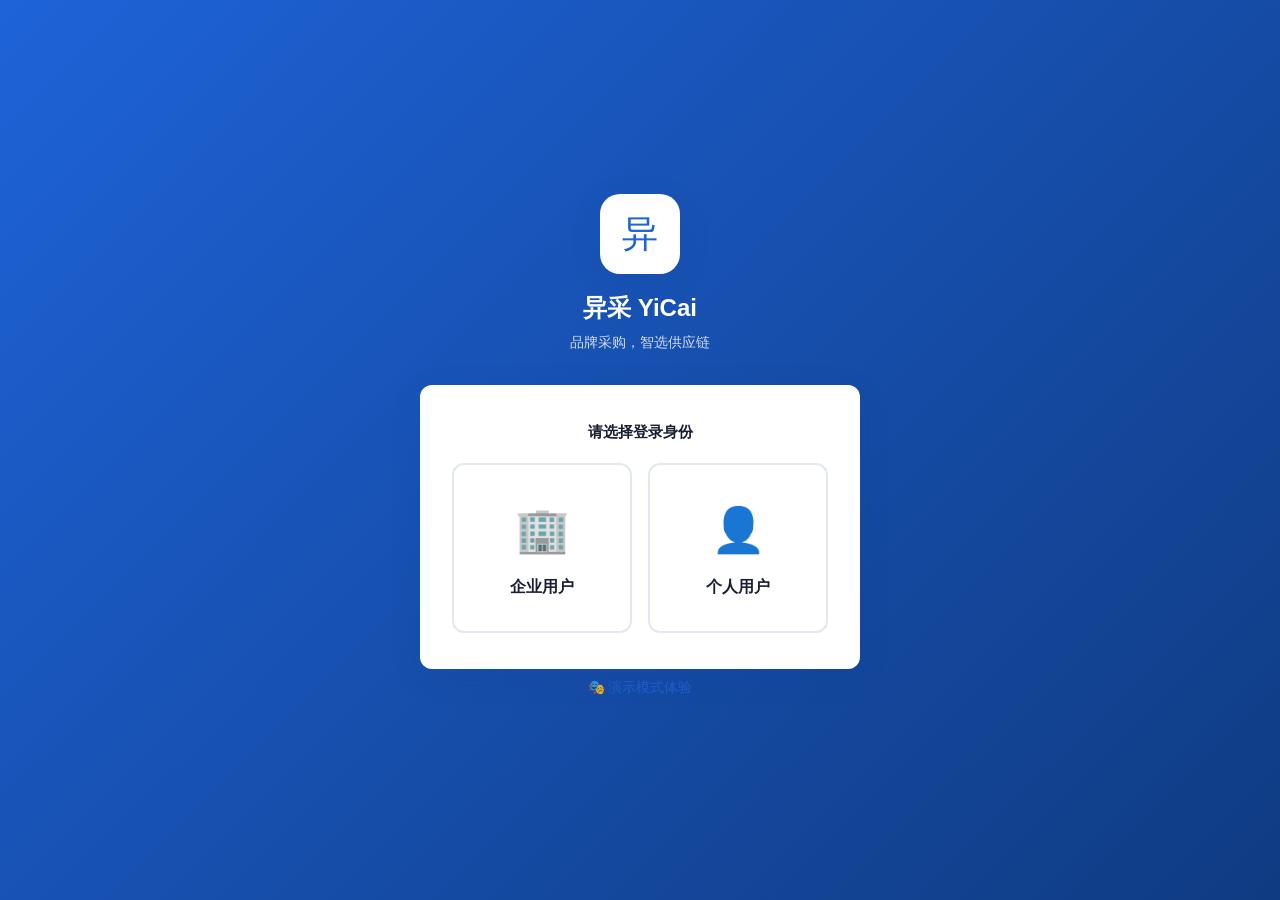
<file: index.html>
<!DOCTYPE html>
<html lang="zh-CN">
<head>
  <meta charset="UTF-8">
  <meta name="viewport" content="width=device-width, initial-scale=1.0, maximum-scale=1.0, user-scalable=no">
  <title>异采 · 品牌方端</title>
  <link rel="stylesheet" href="css/style.css?v=6">
</head>
<body>

<!-- ===== Toast ===== -->
<div id="toast" class="toast"></div>

<!-- ===== 登录页 ===== -->
<div id="login-page" class="login-page">
  <div class="login-logo">异</div>
  <div class="login-title">异采 YiCai</div>
  <div class="login-subtitle">品牌采购，智选供应链</div>

  <!-- Step 1: 身份选择 -->
  <div id="login-step-choice" class="login-card">
    <div style="font-size:15px;font-weight:600;color:var(--dark);margin-bottom:20px;text-align:center;">请选择登录身份</div>
    <div class="login-type-grid">
      <div class="login-type-card" onclick="selectLoginType('company')">
        <div class="login-type-icon">🏢</div>
        <div class="login-type-name">企业用户</div>
      </div>
      <div class="login-type-card" onclick="selectLoginType('individual')">
        <div class="login-type-icon">👤</div>
        <div class="login-type-name">个人用户</div>
      </div>
    </div>
  </div>

  <!-- Step 2: 企业登录/注册 -->
  <div id="login-step-company" class="login-card" style="display:none;">
    <div class="login-back" onclick="backToChoice()">← 返回选择</div>

    <form id="login-form">
      <h3>企业登录</h3>
      <div class="form-group">
        <label>邮箱</label>
        <input type="email" id="login-email" name="email" class="form-input" placeholder="请输入注册邮箱" required>
      </div>
      <div class="form-group">
        <label>密码</label>
        <input type="password" id="login-password" name="password" class="form-input" placeholder="请输入密码" required>
      </div>
      <button type="submit" class="btn btn-primary">登录</button>
      <div class="login-switch">
        还没有企业账号？<a onclick="toggleAuthForm('register-company');">企业注册</a>
      </div>
    </form>

    <form id="register-company-form" style="display:none;">
      <h3>企业注册</h3>
      <div class="form-group">
        <label>公司名称 *</label>
        <input type="text" name="company_name" class="form-input" placeholder="请输入公司全称" required>
      </div>
      <div class="form-group">
        <label>管理员邮箱 *</label>
        <input type="email" name="email" class="form-input" placeholder="管理员登录邮箱" required>
      </div>
      <div class="form-group">
        <label>管理员姓名 *</label>
        <input type="text" name="admin_name" class="form-input" placeholder="管理员真实姓名" required>
      </div>
      <div class="form-group">
        <label>密码 *</label>
        <input type="password" name="password" class="form-input" placeholder="至少6位" required minlength="6">
      </div>
      <button type="submit" class="btn btn-primary">注册企业</button>
      <div class="login-switch">
        已有账号？<a onclick="toggleAuthForm('login');">返回登录</a>
      </div>
    </form>
  </div>

  <!-- Step 2: 个人登录/注册 -->
  <div id="login-step-individual" class="login-card" style="display:none;">
    <div class="login-back" onclick="backToChoice()">← 返回选择</div>

    <form id="login-individual-form">
      <h3>个人用户登录</h3>
      <div class="form-group">
        <label>邮箱</label>
        <input type="email" id="login-individual-email" name="email" class="form-input" placeholder="请输入个人注册邮箱" required>
      </div>
      <div class="form-group">
        <label>密码</label>
        <input type="password" id="login-individual-password" name="password" class="form-input" placeholder="请输入密码" required>
      </div>
      <button type="submit" class="btn btn-primary">登录</button>
      <div class="login-switch">
        还没有个人账号？<a onclick="toggleAuthForm('register-individual');">个人注册</a>
      </div>
    </form>

    <form id="register-individual-form" style="display:none;">
      <h3>个人用户注册</h3>
      <div class="form-group">
        <label>姓名 *</label>
        <input type="text" id="register-individual-name" name="name" class="form-input" placeholder="请输入您的姓名" required>
      </div>
      <div class="form-group">
        <label>邮箱 *</label>
        <input type="email" id="register-individual-email" name="email" class="form-input" placeholder="用于登录的邮箱" required>
      </div>
      <div class="form-group">
        <label>密码 *</label>
        <input type="password" id="register-individual-password" name="password" class="form-input" placeholder="至少6位" required minlength="6">
      </div>
      <div class="form-group">
        <label>确认密码 *</label>
        <input type="password" id="register-individual-confirm-password" name="confirm_password" class="form-input" placeholder="再次输入密码" required minlength="6">
      </div>
      <button type="submit" class="btn btn-primary">注册</button>
      <div class="login-switch">
        已有账号？<a onclick="toggleAuthForm('login-individual');">返回登录</a>
      </div>
    </form>
  </div>

  <!-- 演示模式入口 -->
  <div id="demo-entry" class="login-card" style="background:transparent;box-shadow:none;padding:8px 0;text-align:center;">
    <a href="javascript:void(0)" onclick="showDemoPanel()" style="color:var(--primary);font-size:14px;text-decoration:none;opacity:0.85;transition:opacity .2s;" onmouseover="this.style.opacity='1'" onmouseout="this.style.opacity='0.85'">🎭 演示模式体验</a>
  </div>

  <!-- 演示模式面板 -->
  <div id="demo-panel" class="login-card" style="display:none;">
    <div class="login-back" onclick="hideDemoPanel()">← 返回登录</div>
    <h3 style="margin-bottom:4px;">🎭 演示模式</h3>
    <p style="font-size:13px;color:var(--text-secondary);margin-bottom:16px;">选择一个演示账号，快速体验系统功能</p>

    <div class="demo-role-label">品牌方</div>
    <div class="demo-card" onclick="demoLogin('company', 'demo_buyer@yicai.demo', 'Demo@2026')">
      <div class="demo-card-left">
        <span class="demo-role-tag" style="background:var(--primary);color:#fff;">品牌方演示</span>
        <span class="demo-email">demo_buyer@yicai.demo</span>
      </div>
      <button class="btn btn-primary btn-sm" onclick="event.stopPropagation();demoLogin('company', 'demo_buyer@yicai.demo', 'Demo@2026')">一键登录</button>
    </div>

    <div class="demo-role-label" style="margin-top:12px;">供应商</div>
    <div class="demo-card" onclick="demoLogin('company', 'demo_gz@yicai.demo', 'Demo@2026')">
      <div class="demo-card-left">
        <span class="demo-role-tag" style="background:var(--accent,#ff6b35);color:#fff;">供应商演示</span>
        <span class="demo-email">demo_gz@yicai.demo</span>
      </div>
      <button class="btn btn-primary btn-sm" onclick="event.stopPropagation();demoLogin('company', 'demo_gz@yicai.demo', 'Demo@2026')">一键登录</button>
    </div>
  </div>
</div>

<!-- ===== 主应用（公司用户） ===== -->
<div id="main-app" style="display:none;">
  <!-- Header -->
  <div class="app-header">
    <div class="header-brand">
      <div class="header-logo">异</div>
      <span class="header-title-text">异采 · 品牌方</span>
    </div>
    <div class="header-right">
      <span class="header-user-badge" id="header-role-badge">-</span>
      <span class="header-logout" onclick="if(confirm('确定退出登录？')) logout()">退出</span>
    </div>
  </div>

  <!-- ===== 工作台 ===== -->
  <div id="page-dashboard" class="page active">
    <div style="margin-bottom:16px;">
      <div id="user-greeting" style="font-size:20px;font-weight:700;color:var(--dark);"></div>
      <div style="font-size:13px;color:var(--text-secondary);margin-top:4px;">品牌采购，从这里开始</div>
    </div>

    <div class="stats-grid">
      <div class="stat-card">
        <div class="stat-value" id="stat-inquiries">0</div>
        <div class="stat-label">我的询价</div>
      </div>
      <div class="stat-card">
        <div class="stat-value" id="stat-quotes-received">0</div>
        <div class="stat-label">收到报价</div>
      </div>
      <div class="stat-card">
        <div class="stat-value" id="stat-orders">0</div>
        <div class="stat-label">进行中订单</div>
      </div>
      <div class="stat-card">
        <div class="stat-value" id="stat-suppliers">0</div>
        <div class="stat-label">合作供应商</div>
      </div>
    </div>

    <div class="card">
      <div class="card-title">📋 最近询价</div>
      <div id="recent-inquiries"></div>
    </div>

    <div class="card">
      <div class="card-title">📦 最近订单</div>
      <div id="recent-orders"></div>
    </div>
  </div>

  <!-- ===== 询价管理 ===== -->
  <div id="page-inquiries" class="page">
    <div class="flex-between mb-16">
      <div class="page-title" style="margin-bottom:0;">询价管理</div>
      <button class="btn btn-primary btn-sm" onclick="inquiries.showCreateForm()">+ 发布询价</button>
    </div>
    <div class="filter-tabs">
      <div class="filter-tab active" onclick="inquiries.filter('all')">全部</div>
      <div class="filter-tab" onclick="inquiries.filter('open')">询价中</div>
      <div class="filter-tab" onclick="inquiries.filter('closed')">已关闭</div>
      <div class="filter-tab" onclick="inquiries.filter('awarded')">已定标</div>
    </div>
    <div id="inquiries-list"></div>
  </div>

  <!-- ===== 报价管理 ===== -->
  <div id="page-quotes" class="page">
    <div class="page-title">报价管理</div>
    <div class="filter-tabs">
      <div class="filter-tab active" onclick="quotes.filter('all')">全部</div>
      <div class="filter-tab" onclick="quotes.filter('pending')">待评审</div>
      <div class="filter-tab" onclick="quotes.filter('accepted')">已接受</div>
      <div class="filter-tab" onclick="quotes.filter('rejected')">已拒绝</div>
    </div>
    <div id="quotes-list"></div>
  </div>

  <!-- ===== 订单管理 ===== -->
  <div id="page-orders" class="page">
    <div class="flex-between mb-16">
      <div class="page-title" style="margin-bottom:0;">订单管理</div>
      <button class="btn btn-primary btn-sm" onclick="orders.showCreateForm()">+ 创建订单</button>
    </div>
    <div class="filter-tabs">
      <div class="filter-tab active" onclick="orders.filter('all')">全部</div>
      <div class="filter-tab" onclick="orders.filter('pending')">待确认</div>
      <div class="filter-tab" onclick="orders.filter('confirmed')">已确认</div>
      <div class="filter-tab" onclick="orders.filter('producing')">生产中</div>
      <div class="filter-tab" onclick="orders.filter('completed')">已完成</div>
      <div class="filter-tab" onclick="orders.filter('cancelled')">已取消</div>
    </div>
    <div id="orders-list"></div>
  </div>

  <!-- ===== 发现页（供应商 + 商品 Tab 切换） ===== -->
  <div id="page-suppliers" class="page">
    <div class="page-title" style="margin-bottom:12px;">发现</div>
    <!-- Tab 切换 -->
    <div class="discovery-tabs" style="display:flex;gap:0;margin-bottom:16px;background:var(--bg-secondary,#f5f5f5);border-radius:10px;padding:3px;">
      <button class="discovery-tab active" id="tab-supplier" onclick="discoverySwitchTab('supplier')" style="flex:1;padding:8px 0;border:none;background:transparent;border-radius:8px;font-size:14px;font-weight:500;cursor:pointer;transition:all .2s;">按供应商</button>
      <button class="discovery-tab" id="tab-product" onclick="discoverySwitchTab('product')" style="flex:1;padding:8px 0;border:none;background:transparent;border-radius:8px;font-size:14px;font-weight:500;cursor:pointer;transition:all .2s;">按商品</button>
    </div>

    <!-- ===== 按供应商视图 ===== -->
    <div id="view-supplier">
      <!-- 搜索栏 -->
      <div class="sd-search-bar">
        <input type="text" id="supplier-search" class="form-input sd-search-input" placeholder="搜索公司名、品类、描述..." oninput="suppliers.search(this.value)">
      </div>
      <!-- 筛选区 -->
      <div class="sd-filters">
        <div class="sd-filter-group">
          <select class="form-select sd-filter-select" onchange="suppliers.setFilter('category', this.value)">
            <option value="">全部品类</option>
            <option value="护肤">护肤</option>
            <option value="彩妆">彩妆</option>
            <option value="面膜">面膜</option>
            <option value="精华">精华</option>
            <option value="洗护">洗护</option>
            <option value="防晒">防晒</option>
            <option value="香氛">香氛</option>
            <option value="身体护理">身体护理</option>
            <option value="个护">个护</option>
          </select>
        </div>
        <div class="sd-filter-group">
          <select class="form-select sd-filter-select" onchange="suppliers.setFilter('region', this.value)">
            <option value="">全部地区</option>
            <option value="广东">广东</option>
            <option value="浙江">浙江</option>
            <option value="江苏">江苏</option>
            <option value="上海">上海</option>
            <option value="山东">山东</option>
            <option value="福建">福建</option>
            <option value="北京">北京</option>
            <option value="四川">四川</option>
            <option value="湖北">湖北</option>
            <option value="河南">河南</option>
            <option value="河北">河北</option>
            <option value="安徽">安徽</option>
            <option value="江西">江西</option>
            <option value="其他">其他</option>
          </select>
        </div>
        <div class="sd-filter-group">
          <button class="sd-filter-btn" data-filter="verified" data-value="yes" onclick="suppliers.setFilter('verified', suppliers.currentFilters.verified==='yes'?'':'yes')">✓ 已认证</button>
        </div>
        <div class="sd-filter-group">
          <button class="sd-filter-btn" data-filter="featured" data-value="yes" onclick="suppliers.setFilter('featured', suppliers.currentFilters.featured==='yes'?'':'yes')">⭐ 精选</button>
        </div>
      </div>
      <!-- 供应商列表 -->
      <div id="suppliers-list"></div>
    </div>

    <!-- ===== 按商品视图 ===== -->
    <div id="view-product" style="display:none;">
      <!-- 商品搜索栏 -->
      <div class="sd-search-bar">
        <input type="text" id="product-search-buyer" class="form-input sd-search-input" placeholder="搜索商品名称、品类、描述..." oninput="productDiscovery.search(this.value)">
      </div>
      <!-- 商品筛选区 -->
      <div class="sd-filters" id="product-filters">
        <div class="sd-filter-group">
          <select class="form-select sd-filter-select" id="product-filter-category" onchange="productDiscovery.setFilter('category', this.value)">
            <option value="">全部品类</option>
            <option value="护肤">护肤</option>
            <option value="彩妆">彩妆</option>
            <option value="面膜">面膜</option>
            <option value="精华">精华</option>
            <option value="洗护">洗护</option>
            <option value="防晒">防晒</option>
            <option value="香氛">香氛</option>
            <option value="身体护理">身体护理</option>
            <option value="个护">个护</option>
          </select>
        </div>
        <div class="sd-filter-group">
          <button class="sd-filter-btn" id="pfilter-sample" onclick="productDiscovery.toggleFilter('sample')">🧪 可取样</button>
        </div>
        <div class="sd-filter-group">
          <button class="sd-filter-btn" id="pfilter-custom" onclick="productDiscovery.toggleFilter('custom')">🔧 可定制</button>
        </div>
      </div>
      <!-- 商品列表 -->
      <div id="products-discovery-list"></div>
    </div>
  </div>

  <!-- ===== 供应商详情主页 ===== -->
  <div id="page-supplier-detail" class="page">
    <!-- 返回按钮 -->
    <div class="sd-back-btn" onclick="suppliers.backToList()">← 返回列表</div>
    <!-- 头部信息 -->
    <div id="sd-header" class="sd-detail-header"></div>
    <!-- Tab 切换 -->
    <div class="sd-detail-tabs">
      <div class="sd-detail-tab active" data-tab="intro" onclick="suppliers.switchDetailTab('intro')">公司简介</div>
      <div class="sd-detail-tab" data-tab="products" onclick="suppliers.switchDetailTab('products')">产品/服务</div>
      <div class="sd-detail-tab" data-tab="certs" onclick="suppliers.switchDetailTab('certs')">资质证书</div>
    </div>
    <!-- Tab 内容 -->
    <div id="sd-tab-content"></div>
    <!-- 底部固定按钮 -->
    <div class="sd-contact-bar">
      <div class="sd-action-row">
        <button class="sd-action-btn" id="sd-fav-btn" onclick="suppliers.toggleFavorite()" title="收藏">🤍</button>
        <button class="sd-action-btn" id="sd-add-btn" onclick="suppliers.addToMySuppliers()" title="加为我的供应商">📋</button>
      </div>
      <button class="btn btn-primary btn-block" onclick="suppliers.contactSupplier()">📩 联系供应商</button>
    </div>
  </div>

  <!-- ===== 我的收藏 ===== -->
  <div id="page-favorites" class="page">
    <div class="page-title" style="margin-bottom:12px;">我的收藏</div>
    <div class="fav-tab-bar">
      <div class="fav-tab active" data-tab="products" onclick="favorites.switchTab('products')">🏷️ 收藏商品</div>
      <div class="fav-tab" data-tab="suppliers" onclick="favorites.switchTab('suppliers')">🏭 收藏供应商</div>
    </div>
    <div id="fav-products-section">
      <div id="fav-products-list" class="fav-list"></div>
    </div>
    <div id="fav-suppliers-section" style="display:none;">
      <div id="fav-suppliers-list" class="fav-list"></div>
    </div>
  </div>

  <!-- ===== 我的供应商 ===== -->
  <div id="page-my-suppliers" class="page">
    <div class="page-title" style="margin-bottom:12px;">我的供应商</div>
    <div id="my-suppliers-list-view">
      <div id="my-suppliers-list"></div>
    </div>
    <div id="my-suppliers-detail-view" style="display:none;">
      <div id="ms-detail-content"></div>
    </div>
  </div>

  <!-- ===== 管理功能（仅管理员可见） ===== -->
  <div id="page-admin" class="page" style="display:none;">
    <div class="page-title">系统管理</div>

    <div class="profile-tabs">
      <div class="profile-tab active" onclick="admin.switchTab('roles')">角色管理</div>
      <div class="profile-tab" onclick="admin.switchTab('users')">员工管理</div>
    </div>

    <!-- 角色管理 -->
    <div id="admin-tab-roles">
      <div class="flex-between mb-16">
        <div style="font-size:15px;font-weight:600;">公司角色</div>
        <button class="btn btn-primary btn-sm" onclick="admin.showRoleForm()">+ 新建角色</button>
      </div>
      <div id="roles-list"></div>
    </div>

    <!-- 员工管理 -->
    <div id="admin-tab-users" style="display:none;">
      <div class="flex-between mb-16">
        <div style="font-size:15px;font-weight:600;">公司员工</div>
        <button class="btn btn-primary btn-sm" onclick="admin.showUserForm()">+ 添加员工</button>
      </div>
      <div id="users-list"></div>
    </div>
  </div>

  <!-- ===== 个人中心 ===== -->
  <div id="page-profile" class="page">
    <div class="profile-header">
      <div class="profile-avatar"><span id="profile-avatar-text">采</span></div>
      <div class="profile-name" id="profile-user-name">-</div>
      <div class="profile-role" id="profile-user-role">-</div>
      <div id="profile-company-info" style="font-size:13px;color:var(--text-secondary);margin-top:8px;">-</div>
    </div>

    <div class="profile-tabs">
      <div class="profile-tab active" onclick="profile.switchTab('info')">账号信息</div>
      <div class="profile-tab" onclick="profile.switchTab('permissions')">我的权限</div>
      <div class="profile-tab" onclick="profile.switchTab('settings')">账号设置</div>
    </div>

    <!-- 账号信息 -->
    <div id="profile-tab-info" class="profile-section" style="display:block;">
      <div class="info-row"><span class="info-label">姓名</span><span class="info-value" id="info-name">-</span></div>
      <div class="info-row"><span class="info-label">邮箱</span><span class="info-value" id="info-email">-</span></div>
      <div class="info-row"><span class="info-label">公司</span><span class="info-value" id="info-company">-</span></div>
      <div class="info-row"><span class="info-label">角色</span><span class="info-value" id="info-role">-</span></div>
      <div class="info-row"><span class="info-label">用户类型</span><span class="info-value" id="info-user-type">-</span></div>
    </div>

    <!-- 我的权限 -->
    <div id="profile-tab-permissions" class="profile-section" style="display:none;">
      <div style="font-size:13px;color:var(--text-secondary);margin-bottom:12px;">您当前拥有的功能权限：</div>
      <div id="permissions-list"></div>
    </div>

    <!-- 账号设置 -->
    <div id="profile-tab-settings" class="profile-section" style="display:none;">
      <h3>🔐 账号安全</h3>
      <button class="btn btn-outline btn-sm mt-8" onclick="profile.showPasswordChange()">修改密码</button>
      <h3 class="mt-16">📱 关于</h3>
      <div class="info-row"><span class="info-label">平台</span><span class="info-value">异采 YiCai</span></div>
      <div class="info-row"><span class="info-label">版本</span><span class="info-value">v1.0</span></div>
      <div class="info-row"><span class="info-label">终端</span><span class="info-value">品牌方端 Web App</span></div>
      <button class="btn btn-outline btn-block mt-16" style="color:var(--danger);border-color:var(--danger);" onclick="if(confirm('确定退出登录？')) logout()">退出登录</button>
    </div>
  </div>

  <!-- ===== 底部Tab ===== -->
  <div class="tab-bar" id="main-tab-bar">
    <div class="tab-item active" data-page="dashboard" onclick="switchPage('dashboard')">
      <span class="tab-icon">🏠</span>
      <span class="tab-label">工作台</span>
    </div>
    <div class="tab-item" data-page="inquiries" onclick="switchPage('inquiries')">
      <span class="tab-icon">📋</span>
      <span class="tab-label">询价</span>
    </div>
    <div class="tab-item" data-page="quotes" onclick="switchPage('quotes')">
      <span class="tab-icon">💰</span>
      <span class="tab-label">报价</span>
    </div>
    <div class="tab-item" data-page="orders" onclick="switchPage('orders')">
      <span class="tab-icon">📦</span>
      <span class="tab-label">订单</span>
    </div>
    <div class="tab-item" data-page="suppliers" onclick="switchPage('suppliers')">
      <span class="tab-icon">🔍</span>
      <span class="tab-label">发现</span>
    </div>
    <div class="tab-item" data-page="my-suppliers" onclick="switchPage('my-suppliers')">
      <span class="tab-icon">🏭</span>
      <span class="tab-label">供应商</span>
    </div>
    <div class="tab-item" data-page="favorites" onclick="switchPage('favorites')">
      <span class="tab-icon">❤️</span>
      <span class="tab-label">收藏</span>
    </div>
    <div class="tab-item" data-page="admin" id="tab-admin" onclick="switchPage('admin')" style="display:none;">
      <span class="tab-icon">⚙️</span>
      <span class="tab-label">管理</span>
    </div>
    <div class="tab-item" data-page="profile" onclick="switchPage('profile')">
      <span class="tab-icon">👤</span>
      <span class="tab-label">我的</span>
    </div>
    <div class="sidebar-user-info" id="sidebar-user-info" onclick="switchPage('profile')">
      <div class="sidebar-user-avatar"><span id="sidebar-avatar-text">采</span></div>
      <div class="sidebar-user-detail">
        <div class="sidebar-user-name" id="sidebar-user-name">-</div>
        <div class="sidebar-user-role" id="sidebar-user-role">-</div>
      </div>
    </div>
  </div>
</div>

<!-- ===== 模态框 ===== -->

<!-- 发布询价 -->
<div id="inquiry-modal" class="modal-overlay" onclick="if(event.target===this)hideModal('inquiry-modal')">
  <div class="modal-content">
    <div class="modal-header">
      <div class="modal-title" id="inquiry-form-title">发布询价</div>
      <button class="modal-close" onclick="hideModal('inquiry-modal')">×</button>
    </div>
    <form id="inquiry-form" onsubmit="event.preventDefault(); inquiries.save();">
      <input type="hidden" id="inquiry-id">
      <div class="form-group">
        <label>询价标题 *</label>
        <input type="text" id="inquiry-title" class="form-input" placeholder="如：定制氨基酸洁面乳5000件" required>
      </div>
      <div class="form-group">
        <label>品类 *</label>
        <select id="inquiry-category" class="form-select" required>
          <option value="">选择品类</option>
          <option value="护肤">护肤</option>
          <option value="彩妆">彩妆</option>
          <option value="面膜">面膜</option>
          <option value="精华">精华</option>
          <option value="洗护">洗护</option>
          <option value="防晒">防晒</option>
          <option value="香氛">香氛</option>
          <option value="身体护理">身体护理</option>
          <option value="个护">个护</option>
        </select>
      </div>
      <div class="form-group">
        <label>详细描述 *</label>
        <textarea id="inquiry-description" class="form-input" rows="4" placeholder="请描述您的需求：规格、材质、工艺、包装要求等..." required></textarea>
      </div>
      <div style="display:grid;grid-template-columns:1fr 1fr;gap:12px;">
        <div class="form-group">
          <label>采购数量 *</label>
          <input type="number" id="inquiry-quantity" class="form-input" placeholder="5000" required>
        </div>
        <div class="form-group">
          <label>期望单价(元)</label>
          <input type="number" id="inquiry-target-price" class="form-input" step="0.01" placeholder="目标价">
        </div>
      </div>
      <div class="form-group">
        <label>期望交货日期</label>
        <input type="date" id="inquiry-deadline" class="form-input">
      </div>
      <div class="form-group">
        <label>是否公开询价</label>
        <select id="inquiry-public" class="form-select">
          <option value="true">公开 - 所有认证供应商可见</option>
          <option value="false">定向 - 仅指定供应商可见</option>
        </select>
      </div>
      <!-- 智能推荐供应商 -->
      <div id="inquiry-match-section" style="display:none;">
        <div class="sd-match-header">
          <span class="sd-match-title">🎯 推荐供应商</span>
          <span class="sd-match-desc">根据您的品类智能匹配</span>
        </div>
        <div id="inquiry-match-list" class="sd-match-list"></div>
      </div>
      <button type="submit" class="btn btn-primary btn-block">发布询价</button>
    </form>
  </div>
</div>

<!-- 询价详情 -->
<div id="inquiry-detail-modal" class="modal-overlay" onclick="if(event.target===this)hideModal('inquiry-detail-modal')">
  <div class="modal-content">
    <div class="modal-header">
      <div class="modal-title">询价详情</div>
      <button class="modal-close" onclick="hideModal('inquiry-detail-modal')">×</button>
    </div>
    <div id="inquiry-detail-content"></div>
  </div>
</div>

<!-- 创建订单 -->
<div id="order-create-modal" class="modal-overlay" onclick="if(event.target===this)hideModal('order-create-modal')">
  <div class="modal-content">
    <div class="modal-header">
      <div class="modal-title">创建订单</div>
      <button class="modal-close" onclick="hideModal('order-create-modal')">×</button>
    </div>
    <form id="order-form" onsubmit="event.preventDefault(); orders.save();">
      <div class="form-group">
        <label>关联询价</label>
        <select id="order-inquiry-id" class="form-select">
          <option value="">不关联（手动填写）</option>
        </select>
      </div>
      <div class="form-group">
        <label>供应商 *</label>
        <select id="order-supplier-id" class="form-select" required>
          <option value="">选择供应商</option>
        </select>
      </div>
      <div class="form-group">
        <label>产品名称 *</label>
        <input type="text" id="order-product-name" class="form-input" placeholder="产品名称" required>
      </div>
      <div style="display:grid;grid-template-columns:1fr 1fr;gap:12px;">
        <div class="form-group">
          <label>数量 *</label>
          <input type="number" id="order-quantity" class="form-input" placeholder="5000" required>
        </div>
        <div class="form-group">
          <label>单价(元) *</label>
          <input type="number" id="order-unit-price" class="form-input" step="0.01" placeholder="0.00" required>
        </div>
      </div>
      <div class="form-group">
        <label>期望交货日期</label>
        <input type="date" id="order-delivery-date" class="form-input">
      </div>
      <div class="form-group">
        <label>备注</label>
        <textarea id="order-notes" class="form-input" rows="3" placeholder="订单备注..."></textarea>
      </div>
      <button type="submit" class="btn btn-primary btn-block">提交订单</button>
    </form>
  </div>
</div>

<!-- 订单详情 -->
<div id="order-detail-modal" class="modal-overlay" onclick="if(event.target===this)hideModal('order-detail-modal')">
  <div class="modal-content">
    <div class="modal-header">
      <div class="modal-title" id="detail-order-title">订单详情</div>
      <button class="modal-close" onclick="hideModal('order-detail-modal')">×</button>
    </div>
    <div id="order-detail-content"></div>
  </div>
</div>

<!-- 报价对比 -->
<div id="compare-modal" class="modal-overlay" onclick="if(event.target===this)hideModal('compare-modal')">
  <div class="modal-content">
    <div class="modal-header">
      <div class="modal-title">报价对比</div>
      <button class="modal-close" onclick="hideModal('compare-modal')">×</button>
    </div>
    <div id="compare-content"></div>
  </div>
</div>

<!-- 新建角色 -->
<div id="role-modal" class="modal-overlay" onclick="if(event.target===this)hideModal('role-modal')">
  <div class="modal-content">
    <div class="modal-header">
      <div class="modal-title" id="role-form-title">新建角色</div>
      <button class="modal-close" onclick="hideModal('role-modal')">×</button>
    </div>
    <form id="role-form" onsubmit="event.preventDefault(); admin.saveRole();">
      <input type="hidden" id="role-id">
      <div class="form-group">
        <label>角色名称 *</label>
        <input type="text" id="role-name" class="form-input" placeholder="如：采购经理" required>
      </div>
      <div class="form-group">
        <label>角色描述</label>
        <input type="text" id="role-description" class="form-input" placeholder="角色描述">
      </div>
      <div class="form-group">
        <label>数据范围</label>
        <select id="role-data-scope" class="form-select">
          <option value="company">公司全部数据</option>
          <option value="self">仅个人数据</option>
        </select>
      </div>
      <div class="form-group">
        <label>权限列表</label>
        <div id="role-permissions-list" style="max-height:200px;overflow-y:auto;border:1px solid var(--border);border-radius:8px;padding:8px;"></div>
      </div>
      <button type="submit" class="btn btn-primary btn-block">保存角色</button>
    </form>
  </div>
</div>

<!-- 添加员工 -->
<div id="user-form-modal" class="modal-overlay" onclick="if(event.target===this)hideModal('user-form-modal')">
  <div class="modal-content">
    <div class="modal-header">
      <div class="modal-title">添加员工</div>
      <button class="modal-close" onclick="hideModal('user-form-modal')">×</button>
    </div>
    <form id="add-user-form" onsubmit="event.preventDefault(); admin.saveUser();">
      <div class="form-group">
        <label>员工邮箱 *</label>
        <input type="email" id="new-user-email" class="form-input" placeholder="员工登录邮箱" required>
      </div>
      <div class="form-group">
        <label>员工姓名 *</label>
        <input type="text" id="new-user-name" class="form-input" placeholder="员工姓名" required>
      </div>
      <div class="form-group">
        <label>初始密码 *</label>
        <input type="password" id="new-user-password" class="form-input" placeholder="至少6位" required minlength="6">
      </div>
      <div class="form-group">
        <label>分配角色 *</label>
        <div id="user-role-select" style="max-height:150px;overflow-y:auto;border:1px solid var(--border);border-radius:8px;padding:8px;"></div>
      </div>
      <button type="submit" class="btn btn-primary btn-block">添加员工</button>
    </form>
  </div>
</div>

<!-- 修改密码 -->
<div id="password-modal" class="modal-overlay" onclick="if(event.target===this)hideModal('password-modal')">
  <div class="modal-content">
    <div class="modal-header">
      <div class="modal-title">修改密码</div>
      <button class="modal-close" onclick="hideModal('password-modal')">×</button>
    </div>
    <div class="form-group">
      <label>新密码</label>
      <input type="password" id="new-password" class="form-input" placeholder="至少6位" required minlength="6">
    </div>
    <div class="form-group">
      <label>确认新密码</label>
      <input type="password" id="confirm-password" class="form-input" placeholder="再次输入新密码" required minlength="6">
    </div>
    <button class="btn btn-primary btn-block mt-16" onclick="profile.changePassword()">确认修改</button>
  </div>
</div>

<!-- JS -->
<script src="js/config.js?v=6"></script>
<script src="js/app.js?v=6"></script>
<script src="js/inquiries.js?v=6"></script>
<script src="js/quotes.js?v=6"></script>
<!-- ===== 商品详情弹窗 ===== -->
<div id="product-detail-modal" class="modal-overlay" onclick="if(event.target===this)hideModal('product-detail-modal')">
  <div class="modal-content" style="max-width:600px;">
    <div class="modal-header">
      <div class="modal-title">商品详情</div>
      <button class="modal-close" onclick="hideModal('product-detail-modal')">✕</button>
    </div>
    <div id="product-detail-content" style="max-height:70vh;overflow-y:auto;padding:16px;"></div>
  </div>
</div>

<script src="js/orders.js?v=6"></script>
<script src="js/suppliers.js?v=6"></script>
<script src="js/product-discovery.js?v=6"></script>
<script src="js/favorites.js?v=6"></script>
<script src="js/my-suppliers.js?v=6"></script>
<script src="js/admin.js?v=6"></script>
<script src="js/profile.js?v=6"></script>
<script>
// ===== 演示模式功能 =====
function showDemoPanel() {
  // 隐藏所有登录步骤和入口
  document.getElementById('login-step-choice').style.display = 'none';
  document.getElementById('login-step-company').style.display = 'none';
  document.getElementById('login-step-individual').style.display = 'none';
  document.getElementById('demo-entry').style.display = 'none';
  document.getElementById('demo-panel').style.display = 'block';
}

function hideDemoPanel() {
  document.getElementById('demo-panel').style.display = 'none';
  document.getElementById('login-step-choice').style.display = 'block';
  document.getElementById('demo-entry').style.display = 'block';
}

function demoLogin(type, email, password) {
  // 切换到企业登录表单视图
  document.getElementById('demo-panel').style.display = 'none';
  document.getElementById('login-step-choice').style.display = 'none';
  document.getElementById('login-step-company').style.display = 'block';
  document.getElementById('demo-entry').style.display = 'block';

  // 确保是企业登录表单（不是注册）
  document.getElementById('login-form').style.display = 'block';
  document.getElementById('register-company-form').style.display = 'none';

  // 填入凭据
  document.getElementById('login-email').value = email;
  document.getElementById('login-password').value = password;

  // 触发登录
  setTimeout(() => {
    document.getElementById('login-form').dispatchEvent(new Event('submit', { bubbles: true }));
  }, 200);
}
</script>

</body>
</html>
</file>
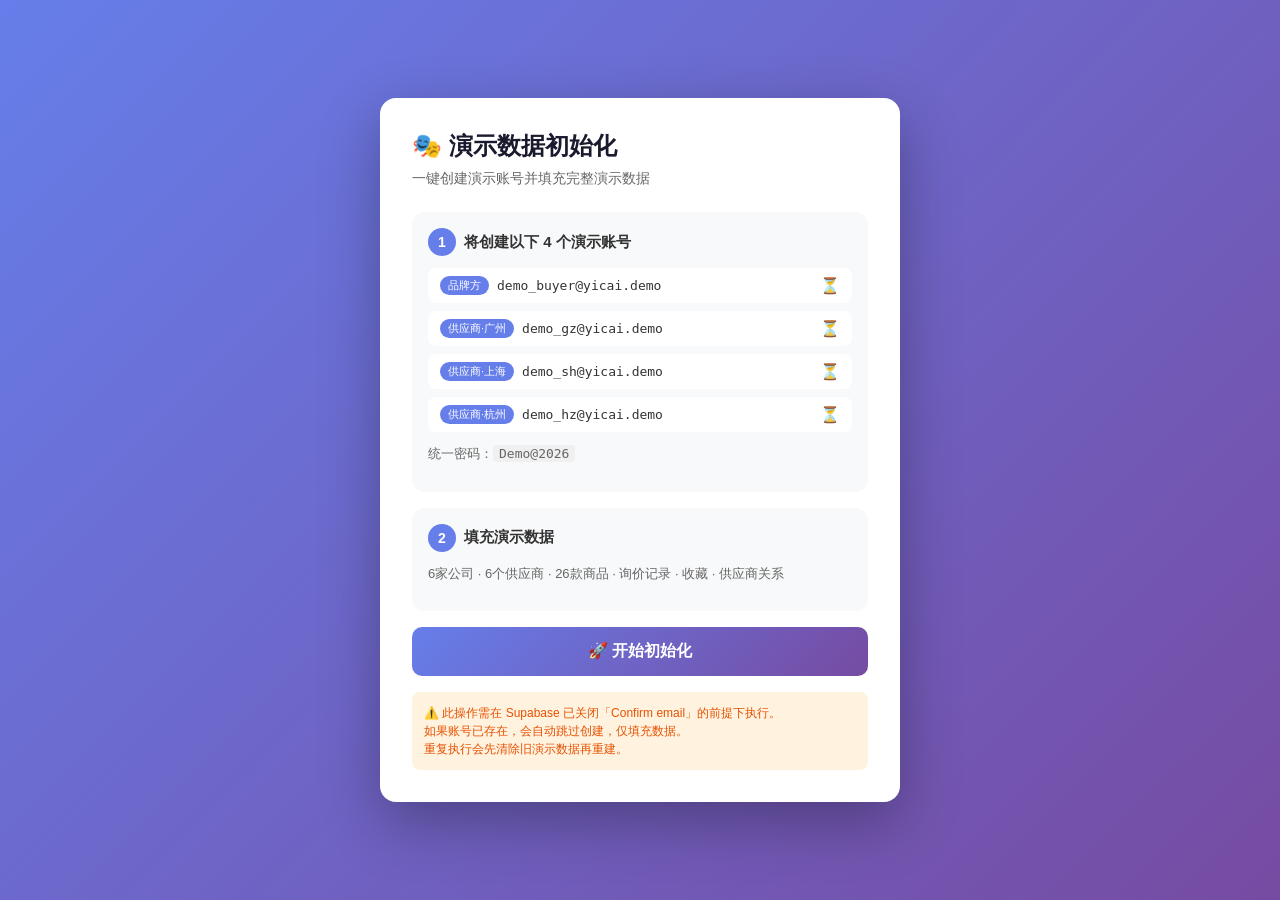
<file: setup_demo.html>
<!DOCTYPE html>
<html lang="zh-CN">
<head>
<meta charset="UTF-8">
<meta name="viewport" content="width=device-width, initial-scale=1.0">
<title>异采 · 演示数据初始化</title>
<style>
  * { margin:0; padding:0; box-sizing:border-box; }
  body { font-family:-apple-system,BlinkMacSystemFont,'Segoe UI',Roboto,sans-serif; background:linear-gradient(135deg,#667eea 0%,#764ba2 100%); min-height:100vh; display:flex; align-items:center; justify-content:center; padding:20px; }
  .container { background:white; border-radius:16px; padding:32px; max-width:520px; width:100%; box-shadow:0 20px 60px rgba(0,0,0,0.3); }
  h1 { font-size:24px; margin-bottom:8px; color:#1a1a2e; }
  .subtitle { color:#666; font-size:14px; margin-bottom:24px; }
  .step { background:#f8f9fa; border-radius:12px; padding:16px; margin-bottom:16px; }
  .step-header { display:flex; align-items:center; gap:8px; margin-bottom:12px; }
  .step-num { width:28px; height:28px; border-radius:50%; background:#667eea; color:white; display:flex; align-items:center; justify-content:center; font-size:14px; font-weight:600; flex-shrink:0; }
  .step-title { font-size:15px; font-weight:600; color:#333; }
  .step-desc { font-size:13px; color:#666; margin-bottom:12px; line-height:1.5; }
  .accounts { display:flex; flex-direction:column; gap:8px; margin-bottom:12px; }
  .account-row { display:flex; align-items:center; gap:8px; background:white; border-radius:8px; padding:8px 12px; font-size:13px; }
  .account-role { background:#667eea; color:white; padding:2px 8px; border-radius:10px; font-size:11px; white-space:nowrap; }
  .account-email { color:#333; flex:1; font-family:monospace; }
  .account-status { font-size:16px; }
  .btn { width:100%; padding:14px; border:none; border-radius:10px; font-size:16px; font-weight:600; cursor:pointer; transition:all 0.2s; }
  .btn-primary { background:linear-gradient(135deg,#667eea,#764ba2); color:white; }
  .btn-primary:hover { transform:translateY(-1px); box-shadow:0 4px 12px rgba(102,126,234,0.4); }
  .btn-primary:disabled { opacity:0.5; cursor:not-allowed; transform:none; box-shadow:none; }
  .btn-outline { background:white; color:#667eea; border:2px solid #667eea; margin-top:8px; }
  .log { background:#1a1a2e; border-radius:10px; padding:16px; margin-top:16px; max-height:300px; overflow-y:auto; display:none; }
  .log-line { font-family:monospace; font-size:12px; color:#a0a0a0; margin-bottom:4px; line-height:1.5; }
  .log-line.success { color:#4caf50; }
  .log-line.error { color:#f44336; }
  .log-line.info { color:#64b5f6; }
  .result { margin-top:16px; padding:16px; border-radius:10px; display:none; }
  .result.success { background:#e8f5e9; border:1px solid #4caf50; }
  .result.error { background:#fce4ec; border:1px solid #f44336; }
  .result h3 { font-size:15px; margin-bottom:8px; }
  .result p { font-size:13px; color:#555; line-height:1.6; }
  .note { background:#fff3e0; border-radius:8px; padding:12px; margin-top:16px; font-size:12px; color:#e65100; line-height:1.5; }
  .pwd { font-family:monospace; background:#f0f0f0; padding:1px 6px; border-radius:4px; }
</style>
</head>
<body>
<div class="container">
  <h1>🎭 演示数据初始化</h1>
  <p class="subtitle">一键创建演示账号并填充完整演示数据</p>

  <div class="step">
    <div class="step-header">
      <div class="step-num">1</div>
      <div class="step-title">将创建以下 4 个演示账号</div>
    </div>
    <div class="accounts">
      <div class="account-row">
        <span class="account-role">品牌方</span>
        <span class="account-email">demo_buyer@yicai.demo</span>
        <span class="account-status" id="s-buyer">⏳</span>
      </div>
      <div class="account-row">
        <span class="account-role">供应商·广州</span>
        <span class="account-email">demo_gz@yicai.demo</span>
        <span class="account-status" id="s-s1">⏳</span>
      </div>
      <div class="account-row">
        <span class="account-role">供应商·上海</span>
        <span class="account-email">demo_sh@yicai.demo</span>
        <span class="account-status" id="s-s2">⏳</span>
      </div>
      <div class="account-row">
        <span class="account-role">供应商·杭州</span>
        <span class="account-email">demo_hz@yicai.demo</span>
        <span class="account-status" id="s-s3">⏳</span>
      </div>
    </div>
    <p class="step-desc">统一密码：<span class="pwd">Demo@2026</span></p>
  </div>

  <div class="step">
    <div class="step-header">
      <div class="step-num">2</div>
      <div class="step-title">填充演示数据</div>
    </div>
    <div class="step-desc">6家公司 · 6个供应商 · 26款商品 · 询价记录 · 收藏 · 供应商关系</div>
  </div>

  <button class="btn btn-primary" id="btn-start" onclick="startSetup()">🚀 开始初始化</button>
  <button class="btn btn-outline" id="btn-reset" style="display:none" onclick="startSetup(true)">🔄 清除并重建</button>

  <div class="log" id="log"></div>
  <div class="result" id="result"></div>

  <div class="note">
    ⚠️ 此操作需在 Supabase 已关闭「Confirm email」的前提下执行。<br>
    如果账号已存在，会自动跳过创建，仅填充数据。<br>
    重复执行会先清除旧演示数据再重建。
  </div>
</div>

<script>
const SUPABASE_URL = 'https://spb-m06skr4cysol4lwz.supabase.opentrust.net';
const SUPABASE_KEY = 'eyJ0eXAiOiJKV1QiLCJhbGciOiJIUzI1NiJ9.eyJyb2xlIjoiYW5vbiIsInJlZiI6InNwYi1tMDZza3I0Y3lzb2w0bHd6IiwiaXNzIjoic3VwYWJhc2UiLCJpYXQiOjE3ODUzNzcwNjIsImV4cCI6MjEwMDk1MzA2Mn0.2OO2jmTetq6vOE4xTRruNMXVUI89ATMIStpIl4ul3kI';
const PASSWORD = 'Demo@2026';

const DEMO_ACCOUNTS = [
  { email: 'demo_buyer@yicai.demo', role: 'buyer', elId: 's-buyer' },
  { email: 'demo_gz@yicai.demo', role: 'supplier1', elId: 's-s1' },
  { email: 'demo_sh@yicai.demo', role: 'supplier2', elId: 's-s2' },
  { email: 'demo_hz@yicai.demo', role: 'supplier3', elId: 's-s3' },
];

const logEl = document.getElementById('log');
const resultEl = document.getElementById('result');

function log(msg, type = '') {
  logEl.style.display = 'block';
  const line = document.createElement('div');
  line.className = 'log-line' + (type ? ' ' + type : '');
  line.textContent = `[${new Date().toLocaleTimeString()}] ${msg}`;
  logEl.appendChild(line);
  logEl.scrollTop = logEl.scrollHeight;
}

async function signUp(email, password) {
  const resp = await fetch(`${SUPABASE_URL}/auth/v1/signup`, {
    method: 'POST',
    headers: {
      'apikey': SUPABASE_KEY,
      'Authorization': `Bearer ${SUPABASE_KEY}`,
      'Content-Type': 'application/json'
    },
    body: JSON.stringify({ email, password })
  });
  const data = await resp.json();
  if (!resp.ok) {
    // 账号可能已存在，尝试登录获取 user_id
    if (data.msg && data.msg.includes('already')) {
      log(`${email} 已存在，尝试登录获取UUID...`, 'info');
      const loginResp = await fetch(`${SUPABASE_URL}/auth/v1/token?grant_type=password`, {
        method: 'POST',
        headers: {
          'apikey': SUPABASE_KEY,
          'Authorization': `Bearer ${SUPABASE_KEY}`,
          'Content-Type': 'application/json'
        },
        body: JSON.stringify({ email, password })
      });
      if (loginResp.ok) {
        const loginData = await loginResp.json();
        return { user: loginData.user, existed: true };
      }
      // 如果密码不对，尝试用 admin 登录获取 user list
      throw new Error(`账号已存在但无法登录: ${JSON.stringify(data)}`);
    }
    throw new Error(`注册失败: ${JSON.stringify(data)}`);
  }
  return { user: data.user, existed: false };
}

async function callRPC(userId1, userId2, userId3, userId4) {
  const resp = await fetch(`${SUPABASE_URL}/rest/v1/rpc/setup_demo_data`, {
    method: 'POST',
    headers: {
      'apikey': SUPABASE_KEY,
      'Authorization': `Bearer ${SUPABASE_KEY}`,
      'Content-Type': 'application/json'
    },
    body: JSON.stringify({
      p_buyer_user_id: userId1,
      p_supplier1_user_id: userId2,
      p_supplier2_user_id: userId3,
      p_supplier3_user_id: userId4
    })
  });
  if (!resp.ok) {
    const errText = await resp.text();
    throw new Error(`RPC 调用失败 (${resp.status}): ${errText}`);
  }
  const result = await resp.json();
  // RPC v4 returns TEXT - check if it's an error message
  if (typeof result === 'string' && (result.includes('错误:') || result.includes('阶段错误'))) {
    throw new Error(`数据填充失败: ${result}`);
  }
  return result;
}

async function startSetup(isReset = false) {
  const btn = document.getElementById('btn-start');
  const resetBtn = document.getElementById('btn-reset');
  btn.disabled = true;
  btn.textContent = '⏳ 初始化中...';
  resetBtn.style.display = 'none';
  resultEl.style.display = 'none';
  if (!isReset) logEl.innerHTML = '';

  const userIds = {};
  try {
    // Step 1: 创建账号
    log('=== 步骤1：创建演示账号 ===', 'info');
    for (const account of DEMO_ACCOUNTS) {
      try {
        log(`创建 ${account.email}...`);
        const result = await signUp(account.email, PASSWORD);
        userIds[account.role] = result.user.id;
        document.getElementById(account.elId).textContent = result.existed ? '✅(已有)' : '✅';
        log(`${account.email} → UUID: ${result.user.id}`, 'success');
      } catch (e) {
        document.getElementById(account.elId).textContent = '❌';
        log(`创建 ${account.email} 失败: ${e.message}`, 'error');
        // 继续尝试下一个
      }
    }

    // 检查是否有足够的 UUID
    const buyerId = userIds.buyer;
    const s1Id = userIds.supplier1;
    const s2Id = userIds.supplier2;
    const s3Id = userIds.supplier3;

    if (!buyerId || !s1Id || !s2Id || !s3Id) {
      const missing = [];
      if (!buyerId) missing.push('demo_buyer@yicai.demo');
      if (!s1Id) missing.push('demo_gz@yicai.demo');
      if (!s2Id) missing.push('demo_sh@yicai.demo');
      if (!s3Id) missing.push('demo_hz@yicai.demo');
      throw new Error(`以下账号创建失败，无法继续: ${missing.join(', ')}`);
    }

    // Step 2: 调用 RPC 填充数据
    log('=== 步骤2：填充演示数据 ===', 'info');
    log('调用 setup_demo_data RPC...');
    const rpcResult = await callRPC(buyerId, s1Id, s2Id, s3Id);
    log(rpcResult, 'success');

    // 完成
    log('=== 初始化完成 ===', 'success');
    resultEl.className = 'result success';
    resultEl.style.display = 'block';
    resultEl.innerHTML = `
      <h3>✅ 演示数据部署成功！</h3>
      <p>
        <b>品牌方演示账号：</b>demo_buyer@yicai.demo<br>
        <b>供应商演示账号：</b>demo_gz@yicai.demo / demo_sh@yicai.demo / demo_hz@yicai.demo<br>
        <b>统一密码：</b><span class="pwd">Demo@2026</span><br><br>
        现在可以刷新品牌方端和供应商端，在登录页选择「演示模式」体验。
      </p>
    `;
    resetBtn.style.display = 'block';

  } catch (e) {
    log(`错误: ${e.message}`, 'error');
    resultEl.className = 'result error';
    resultEl.style.display = 'block';
    resultEl.innerHTML = `<h3>❌ 初始化失败</h3><p>${e.message}</p>`;
  }

  btn.disabled = false;
  btn.textContent = '🚀 开始初始化';
}
</script>
</body>
</html>
</file>
<file: css/style.css>
/* ========================================
   异采 YiCai 品牌方端 样式表
   品牌色: 主蓝#1E63D8 深蓝#0F3B82 浅蓝#F0F6FF 金#C8A96E
   ======================================== */
:root {
  --primary: #1E63D8;
  --primary-light: #F0F6FF;
  --primary-dark: #0F3B82;
  --dark: #1A1F36;
  --bg: #F5F7FB;
  --bg-card: #FFFFFF;
  --gold: #C8A96E;
  --gold-light: #F5EDD8;
  --text: #1A1F36;
  --text-secondary: #6B7280;
  --border: #E2E8F0;
  --success: #10B981;
  --warning: #F59E0B;
  --danger: #EF4444;
  --info: #3B82F6;
  --radius: 12px;
  --radius-sm: 8px;
  --shadow: 0 2px 12px rgba(15,59,130,0.06);
  --shadow-lg: 0 8px 32px rgba(15,59,130,0.10);
}
* { margin:0; padding:0; box-sizing:border-box; }
body {
  font-family: -apple-system, BlinkMacSystemFont, 'PingFang SC', 'Helvetica Neue', sans-serif;
  background: var(--bg);
  color: var(--text);
  font-size: 14px;
  line-height: 1.5;
  -webkit-font-smoothing: antialiased;
  padding-bottom: 70px;
}
a { color: var(--primary); text-decoration: none; }
img { max-width: 100%; display: block; }

/* ===== Login Page ===== */
.login-page {
  min-height: 100vh;
  display: flex;
  flex-direction: column;
  align-items: center;
  justify-content: center;
  padding: 24px;
  background: linear-gradient(135deg, var(--primary) 0%, var(--primary-dark) 100%);
}
.login-logo {
  width: 80px; height: 80px;
  background: white;
  border-radius: 20px;
  display: flex; align-items: center; justify-content: center;
  font-size: 36px; color: var(--primary);
  margin-bottom: 16px;
  box-shadow: var(--shadow-lg);
}
.login-title { color: white; font-size: 24px; font-weight: 700; margin-bottom: 6px; }
.login-subtitle { color: rgba(255,255,255,0.8); font-size: 14px; margin-bottom: 32px; }
.login-card {
  background: white;
  border-radius: var(--radius);
  padding: 28px 24px;
  width: 100%;
  max-width: 400px;
  box-shadow: var(--shadow-lg);
}
.login-card h3 { font-size: 18px; margin-bottom: 20px; color: var(--dark); }
.login-back { font-size: 13px; color: var(--primary); cursor: pointer; margin-bottom: 16px; display: inline-block; }
.login-back:hover { text-decoration: underline; }
.login-type-grid { display: grid; grid-template-columns: 1fr 1fr; gap: 16px; }
.login-type-card {
  border: 2px solid var(--border);
  border-radius: var(--radius);
  padding: 32px 16px;
  cursor: pointer;
  transition: all 0.2s;
  text-align: center;
}
.login-type-card:hover {
  border-color: var(--primary);
  background: rgba(26,115,96,0.04);
  transform: translateY(-2px);
  box-shadow: 0 4px 12px rgba(0,0,0,0.08);
}
.login-type-card:active { transform: translateY(0); }
.login-type-icon { font-size: 44px; margin-bottom: 12px; }
.login-type-name { font-size: 16px; font-weight: 600; color: var(--dark); }
.form-group { margin-bottom: 16px; }
.form-group label { display: block; font-size: 13px; color: var(--text-secondary); margin-bottom: 6px; }
.form-input {
  width: 100%;
  padding: 12px 14px;
  border: 1px solid var(--border);
  border-radius: var(--radius-sm);
  font-size: 15px;
  transition: border-color 0.2s;
  outline: none;
}
.form-input:focus { border-color: var(--primary); }
.form-select {
  width: 100%;
  padding: 12px 14px;
  border: 1px solid var(--border);
  border-radius: var(--radius-sm);
  font-size: 15px;
  background: white;
  outline: none;
  appearance: none;
  background-image: url("data:image/svg+xml,%3Csvg xmlns='http://www.w3.org/2000/svg' width='12' height='12' viewBox='0 0 12 12'%3E%3Cpath fill='%236B7280' d='M6 8L1 3h10z'/%3E%3C/svg%3E");
  background-repeat: no-repeat;
  background-position: right 12px center;
}
.btn {
  display: inline-flex;
  align-items: center;
  justify-content: center;
  padding: 12px 24px;
  border-radius: var(--radius-sm);
  font-size: 15px;
  font-weight: 600;
  border: none;
  cursor: pointer;
  transition: all 0.2s;
  gap: 6px;
}
.btn-primary {
  background: var(--primary);
  color: white;
  width: 100%;
}
.btn-primary:hover { background: var(--primary-dark); }
.btn-primary:disabled { opacity: 0.6; cursor: not-allowed; }
.btn-outline {
  background: transparent;
  color: var(--primary);
  border: 1px solid var(--primary);
}
.btn-success { background: var(--success); color: white; }
.btn-danger { background: var(--danger); color: white; }
.btn-sm { padding: 8px 16px; font-size: 13px; }
.btn-block { width: 100%; }
.login-switch {
  text-align: center;
  margin-top: 16px;
  font-size: 13px;
  color: var(--text-secondary);
}
.login-switch a { cursor: pointer; color: var(--primary); font-weight: 500; }
.login-divider {
  display: flex;
  align-items: center;
  margin: 20px 0;
  color: var(--text-secondary);
  font-size: 12px;
}
.login-divider::before,
.login-divider::after {
  content: '';
  flex: 1;
  height: 1px;
  background: var(--border);
}
.login-divider span { padding: 0 12px; }

/* ===== Header ===== */
.app-header {
  background: var(--primary);
  color: white;
  padding: 12px 16px;
  display: flex;
  align-items: center;
  justify-content: space-between;
  position: sticky;
  top: 0;
  z-index: 100;
}
.header-brand {
  display: flex;
  align-items: center;
  gap: 10px;
}
.header-logo {
  width: 30px; height: 30px;
  background: rgba(255,255,255,0.2);
  color: #fff;
  border-radius: 8px;
  display: flex;
  align-items: center;
  justify-content: center;
  font-size: 15px;
  font-weight: 700;
  flex-shrink: 0;
}
.header-title-text {
  font-size: 17px;
  font-weight: 600;
  color: #fff;
}
.header-right { display: flex; align-items: center; gap: 12px; }
.header-user-badge {
  font-size: 11px;
  padding: 2px 8px;
  border-radius: 10px;
  background: rgba(255,255,255,0.2);
  color: white;
}
.header-logout {
  font-size: 12px;
  color: rgba(255,255,255,0.8);
  cursor: pointer;
}
.header-logout:hover { color: white; }

/* ===== Bottom Tab Bar ===== */
.tab-bar {
  position: fixed;
  bottom: 0;
  left: 0;
  right: 0;
  background: white;
  display: flex;
  border-top: 1px solid var(--border);
  z-index: 100;
  padding-bottom: env(safe-area-inset-bottom);
}
.tab-item {
  flex: 1;
  display: flex;
  flex-direction: column;
  align-items: center;
  padding: 8px 0 6px;
  cursor: pointer;
  transition: color 0.2s;
  color: var(--text-secondary);
  text-decoration: none;
}
.tab-item.active { color: var(--primary); }
.tab-icon { font-size: 22px; margin-bottom: 2px; }
.tab-label { font-size: 11px; }

/* ===== Page Container ===== */
.page { display: none !important; padding: 16px; }
.page.active { display: block !important; }
.page-title {
  font-size: 18px;
  font-weight: 700;
  color: var(--dark);
  margin-bottom: 16px;
}

/* ===== Cards ===== */
.card {
  background: var(--bg-card);
  border-radius: var(--radius);
  padding: 16px;
  margin-bottom: 12px;
  box-shadow: var(--shadow);
}
.card-title {
  font-size: 15px;
  font-weight: 600;
  color: var(--dark);
  margin-bottom: 12px;
  display: flex;
  align-items: center;
  gap: 8px;
}

/* ===== Dashboard Stats ===== */
.stats-grid {
  display: grid;
  grid-template-columns: repeat(2, 1fr);
  gap: 12px;
  margin-bottom: 16px;
}
.stat-card {
  background: white;
  border-radius: var(--radius);
  padding: 16px;
  box-shadow: var(--shadow);
  text-align: center;
}
.stat-value {
  font-size: 28px;
  font-weight: 700;
  color: var(--primary);
}
.stat-label {
  font-size: 12px;
  color: var(--text-secondary);
  margin-top: 4px;
}

/* ===== Inquiry Cards ===== */
.inquiry-card {
  background: white;
  border-radius: var(--radius);
  padding: 16px;
  margin-bottom: 12px;
  box-shadow: var(--shadow);
  border-left: 4px solid var(--primary);
}
.inquiry-card.status-open { border-left-color: var(--success); }
.inquiry-card.status-closed { border-left-color: var(--text-secondary); }
.inquiry-card.status-awarded { border-left-color: var(--gold); }
.inquiry-header {
  display: flex;
  justify-content: space-between;
  align-items: flex-start;
  margin-bottom: 8px;
}
.inquiry-title { font-size: 16px; font-weight: 600; }
.inquiry-badge {
  font-size: 11px;
  padding: 2px 8px;
  border-radius: 10px;
  background: var(--primary-light);
  color: var(--primary);
  white-space: nowrap;
}
.inquiry-desc { font-size: 13px; color: var(--text-secondary); margin-bottom: 8px; }
.inquiry-meta {
  font-size: 12px;
  color: var(--text-secondary);
  display: flex;
  flex-wrap: wrap;
  gap: 12px;
  margin-bottom: 12px;
}
.inquiry-actions { display: flex; gap: 8px; }

/* ===== Quote Cards ===== */
.quote-card {
  background: white;
  border-radius: var(--radius);
  padding: 16px;
  margin-bottom: 12px;
  box-shadow: var(--shadow);
  border-left: 4px solid var(--gold);
}
.quote-header {
  display: flex;
  justify-content: space-between;
  align-items: center;
  margin-bottom: 8px;
}
.quote-supplier { font-size: 15px; font-weight: 600; }
.quote-price {
  font-size: 18px;
  font-weight: 700;
  color: var(--primary);
}
.quote-details {
  font-size: 13px;
  color: var(--text-secondary);
  display: flex;
  flex-wrap: wrap;
  gap: 16px;
  margin-bottom: 12px;
}
.quote-actions { display: flex; gap: 8px; }

/* ===== Order Cards ===== */
.order-card {
  background: white;
  border-radius: var(--radius);
  padding: 16px;
  margin-bottom: 12px;
  box-shadow: var(--shadow);
  border-left: 4px solid var(--primary);
}
.order-card.status-pending { border-left-color: var(--warning); }
.order-card.status-confirmed { border-left-color: var(--info); }
.order-card.status-producing { border-left-color: var(--info); }
.order-card.status-completed { border-left-color: var(--success); }
.order-card.status-cancelled { border-left-color: var(--danger); }
.order-header {
  display: flex;
  justify-content: space-between;
  align-items: center;
  margin-bottom: 8px;
}
.order-no { font-size: 13px; color: var(--text-secondary); }
.order-status {
  font-size: 12px;
  padding: 3px 10px;
  border-radius: 12px;
  font-weight: 500;
}
.status-pending .order-status { background: #FEF3C7; color: #92400E; }
.status-confirmed .order-status { background: #DBEAFE; color: #1E40AF; }
.status-producing .order-status { background: #DBEAFE; color: #1E40AF; }
.status-completed .order-status { background: #D1FAE5; color: #065F46; }
.status-cancelled .order-status { background: #FEE2E2; color: #991B1B; }
.order-product { font-size: 16px; font-weight: 600; margin-bottom: 4px; }
.order-supplier { font-size: 13px; color: var(--text-secondary); margin-bottom: 8px; }
.order-info {
  display: flex;
  gap: 16px;
  font-size: 13px;
  color: var(--text-secondary);
}
.order-info span { display: flex; align-items: center; gap: 4px; }

/* ===== Supplier Cards ===== */
.supplier-card {
  background: white;
  border-radius: var(--radius);
  padding: 16px;
  margin-bottom: 12px;
  box-shadow: var(--shadow);
  display: flex;
  gap: 12px;
  align-items: flex-start;
}
.supplier-avatar {
  width: 48px;
  height: 48px;
  border-radius: 10px;
  background: var(--primary-light);
  color: var(--primary);
  display: flex;
  align-items: center;
  justify-content: center;
  font-size: 20px;
  font-weight: 700;
  flex-shrink: 0;
}
.supplier-info { flex: 1; }
.supplier-name { font-size: 15px; font-weight: 600; margin-bottom: 4px; }
.supplier-meta {
  font-size: 12px;
  color: var(--text-secondary);
  display: flex;
  flex-wrap: wrap;
  gap: 12px;
}
.supplier-tags { display: flex; gap: 6px; margin-top: 8px; flex-wrap: wrap; }
.supplier-tag {
  font-size: 11px;
  padding: 2px 8px;
  border-radius: 10px;
  background: var(--primary-light);
  color: var(--primary);
}
.verified-badge {
  font-size: 11px;
  padding: 2px 8px;
  border-radius: 10px;
  background: #D1FAE5;
  color: #065F46;
}

/* ===== Profile Section ===== */
.profile-header {
  background: white;
  border-radius: var(--radius);
  padding: 20px 16px;
  text-align: center;
  margin-bottom: 16px;
  box-shadow: var(--shadow);
}
.profile-avatar {
  width: 72px; height: 72px;
  border-radius: 50%;
  background: var(--primary-light);
  color: var(--primary);
  display: flex; align-items: center; justify-content: center;
  font-size: 28px; font-weight: 700;
  margin: 0 auto 12px;
}
.profile-name { font-size: 18px; font-weight: 700; color: var(--dark); }
.profile-role {
  font-size: 12px;
  color: var(--primary);
  background: var(--primary-light);
  padding: 2px 10px;
  border-radius: 10px;
  display: inline-block;
  margin-top: 6px;
}
.profile-section {
  background: white;
  border-radius: var(--radius);
  padding: 16px;
  margin-bottom: 12px;
  box-shadow: var(--shadow);
}
.profile-section h3 {
  font-size: 15px;
  font-weight: 600;
  color: var(--dark);
  margin-bottom: 12px;
  padding-bottom: 8px;
  border-bottom: 1px solid var(--border);
}
.info-row {
  display: flex;
  padding: 8px 0;
  font-size: 13px;
}
.info-label {
  width: 80px;
  color: var(--text-secondary);
  flex-shrink: 0;
}
.info-value { color: var(--text); flex: 1; }

/* ===== Profile Sub-Tabs ===== */
.profile-tabs {
  display: flex;
  background: var(--bg-card);
  border-radius: 12px;
  padding: 4px;
  margin-bottom: 16px;
  gap: 4px;
  box-shadow: 0 1px 3px rgba(0,0,0,0.05);
}
.profile-tab {
  flex: 1;
  text-align: center;
  padding: 8px 4px;
  font-size: 13px;
  font-weight: 500;
  color: var(--text-secondary);
  border-radius: 8px;
  cursor: pointer;
  transition: all 0.2s;
}
.profile-tab.active {
  background: var(--primary);
  color: white;
  font-weight: 600;
}

/* ===== Tab Filter ===== */
.filter-tabs {
  display: flex;
  gap: 8px;
  margin-bottom: 16px;
  overflow-x: auto;
  padding-bottom: 4px;
}
.filter-tab {
  padding: 6px 16px;
  border-radius: 20px;
  font-size: 13px;
  white-space: nowrap;
  cursor: pointer;
  background: white;
  color: var(--text-secondary);
  border: 1px solid var(--border);
  transition: all 0.2s;
}
.filter-tab.active {
  background: var(--primary);
  color: white;
  border-color: var(--primary);
}

/* ===== Badge ===== */
.badge {
  display: inline-block;
  padding: 2px 8px;
  border-radius: 10px;
  font-size: 11px;
  font-weight: 500;
}
.badge-success { background: #D1FAE5; color: #065F46; }
.badge-warning { background: #FEF3C7; color: #92400E; }
.badge-info { background: #DBEAFE; color: #1E40AF; }
.badge-danger { background: #FEE2E2; color: #991B1B; }

/* ===== Modal ===== */
.modal-overlay {
  display: none;
  position: fixed;
  top: 0; left: 0; right: 0; bottom: 0;
  background: rgba(0,0,0,0.5);
  z-index: 200;
  align-items: flex-end;
  justify-content: center;
}
.modal-overlay.active { display: flex; }
.modal-content {
  background: white;
  border-radius: var(--radius) var(--radius) 0 0;
  padding: 24px 16px;
  width: 100%;
  max-width: 500px;
  max-height: 85vh;
  overflow-y: auto;
}
.modal-header {
  display: flex;
  justify-content: space-between;
  align-items: center;
  margin-bottom: 20px;
}
.modal-title { font-size: 17px; font-weight: 700; color: var(--dark); }
.modal-close {
  width: 32px; height: 32px;
  border-radius: 50%;
  background: var(--bg);
  border: none;
  font-size: 18px;
  cursor: pointer;
  display: flex; align-items: center; justify-content: center;
}

/* ===== Empty State ===== */
.empty-state {
  text-align: center;
  padding: 40px 20px;
  color: var(--text-secondary);
}
.empty-icon { font-size: 48px; margin-bottom: 12px; }
.empty-text { font-size: 14px; }

/* ===== Toast ===== */
.toast {
  position: fixed;
  top: 60px;
  left: 50%;
  transform: translateX(-50%) translateY(-100px);
  background: var(--dark);
  color: white;
  padding: 12px 24px;
  border-radius: var(--radius-sm);
  font-size: 14px;
  z-index: 300;
  transition: transform 0.3s ease;
  white-space: nowrap;
}
.toast.show { transform: translateX(-50%) translateY(0); }

/* ===== Admin Tables ===== */
.admin-table {
  width: 100%;
  border-collapse: collapse;
  font-size: 13px;
}
.admin-table th {
  text-align: left;
  padding: 10px 8px;
  background: var(--bg);
  color: var(--text-secondary);
  font-weight: 500;
  border-bottom: 1px solid var(--border);
}
.admin-table td {
  padding: 10px 8px;
  border-bottom: 1px solid var(--border);
  color: var(--text);
}
.admin-table tr:hover td { background: var(--bg); }

/* ===== Compare Table ===== */
.compare-table {
  width: 100%;
  border-collapse: collapse;
  font-size: 13px;
  margin-top: 12px;
}
.compare-table th, .compare-table td {
  padding: 10px 12px;
  border: 1px solid var(--border);
  text-align: center;
}
.compare-table th {
  background: var(--primary-light);
  color: var(--primary-dark);
  font-weight: 600;
}
.compare-table .best-price {
  background: #D1FAE5;
  color: #065F46;
  font-weight: 700;
}

/* ===== Permission Tags ===== */
.perm-tag {
  display: inline-block;
  padding: 2px 8px;
  margin: 2px;
  border-radius: 4px;
  font-size: 11px;
  background: var(--primary-light);
  color: var(--primary);
}
.perm-tag.system {
  background: var(--gold-light);
  color: #8B6914;
}

/* ===== Sidebar 用户信息（移动端隐藏） ===== */
.sidebar-user-info {
  display: none;
}

/* ===== PC 端布局 (≥768px) ===== */
@media (min-width: 768px) {
  body {
    padding-bottom: 0;
  }
  /* 仅主应用模式时才添加左侧padding和顶部padding（为fixed header留空） */
  body.app-mode {
    padding-left: 220px;
    padding-top: 56px;
  }

  /* ── Header → 全宽顶栏 56px ── */
  .app-header {
    position: fixed;
    top: 0; left: 0; right: 0;
    height: 56px;
    z-index: 200;
    padding: 0 24px;
    display: flex;
    align-items: center;
    justify-content: space-between;
    background: #fff;
    border-bottom: 1px solid var(--border);
    color: var(--dark);
  }
  .header-brand {
    display: flex;
    align-items: center;
    gap: 12px;
  }
  .header-logo {
    width: 36px; height: 36px;
    background: var(--primary);
    color: #fff;
    border-radius: 10px;
    display: flex;
    align-items: center;
    justify-content: center;
    font-size: 18px;
    font-weight: 700;
    flex-shrink: 0;
  }
  .header-title-text {
    font-size: 16px;
    font-weight: 600;
    color: var(--dark);
  }
  .header-right {
    display: flex;
    align-items: center;
    gap: 12px;
  }
  .header-user-badge {
    font-size: 12px;
    padding: 4px 10px;
    border-radius: 12px;
    background: var(--primary-light);
    color: var(--primary);
  }
  .header-logout {
    font-size: 13px;
    color: var(--text-secondary);
    cursor: pointer;
    transition: color 0.2s;
  }
  .header-logout:hover {
    color: var(--danger);
  }

  /* ── Sidebar 左侧导航 ── */
  .tab-bar {
    position: fixed;
    top: 56px; /* 从顶栏下方开始 */
    left: 0;
    bottom: 0;
    width: 220px;
    flex-direction: column;
    border-top: none;
    border-right: 1px solid var(--border);
    background: #FAFBFC;
    padding: 0;
    overflow-y: auto;
    z-index: 150;
  }
  .tab-bar::before {
    display: none; /* 去掉伪元素 Logo，已由顶栏承载 */
  }
  .tab-item {
    flex: none;
    flex-direction: row;
    padding: 12px 24px;
    gap: 12px;
    border-radius: 0;
    border-left: 3px solid transparent;
    transition: all 0.2s;
  }
  .tab-item:hover {
    background: var(--primary-light);
  }
  .tab-item.active {
    background: var(--primary-light);
    border-left-color: var(--primary);
    color: var(--primary);
    font-weight: 600;
  }
  .tab-icon {
    font-size: 18px;
    margin-bottom: 0;
  }
  .tab-label {
    font-size: 14px;
  }

  /* ── Sidebar 底部用户信息 ── */
  .sidebar-user-info {
    margin-top: auto;
    padding: 16px 20px;
    border-top: 1px solid var(--border);
    display: flex;
    align-items: center;
    gap: 10px;
    cursor: pointer;
    flex-shrink: 0;
    transition: background 0.2s;
  }
  .sidebar-user-info:hover {
    background: var(--primary-light);
  }
  .sidebar-user-avatar {
    width: 36px; height: 36px;
    border-radius: 50%;
    background: var(--primary-light);
    color: var(--primary);
    display: flex;
    align-items: center;
    justify-content: center;
    font-size: 14px;
    font-weight: 700;
    flex-shrink: 0;
  }
  .sidebar-user-name {
    font-size: 13px;
    font-weight: 600;
    color: var(--dark);
  }
  .sidebar-user-role {
    font-size: 11px;
    color: var(--text-secondary);
  }
  .sidebar-user-detail {
    min-width: 0;
  }

  /* ── Page Container ── */
  .page {
    padding: 24px 32px;
    max-width: 1100px;
  }
  .page-title {
    font-size: 20px;
    margin-bottom: 20px;
  }

  /* Stats Grid → 4 columns */
  .stats-grid {
    grid-template-columns: repeat(4, 1fr);
    gap: 16px;
  }
  .stat-card {
    padding: 20px;
  }
  .stat-value {
    font-size: 32px;
  }

  /* Cards → more spacious */
  .card {
    padding: 20px;
    margin-bottom: 16px;
  }

  /* Dashboard 最近询价/订单并排 */
  #page-dashboard {
    display: flex;
    flex-wrap: wrap;
    gap: 16px;
  }
  #page-dashboard > div:first-child {
    width: 100%;
    flex-basis: 100%;
  }
  #page-dashboard > .stats-grid {
    width: 100%;
    flex-basis: 100%;
    margin-bottom: 0;
  }
  #page-dashboard > .card {
    flex: 1 1 calc(50% - 8px);
    min-width: 300px;
  }

  /* Modal → 居中，加宽 */
  .modal-overlay {
    align-items: center;
  }
  .modal-content {
    border-radius: var(--radius);
    max-width: 600px;
    padding: 28px 24px;
  }

  /* Profile Header 横向布局 */
  .profile-header {
    display: flex;
    align-items: center;
    gap: 24px;
    text-align: left;
    padding: 24px 28px;
  }
  .profile-avatar {
    margin: 0;
    width: 64px;
    height: 64px;
    font-size: 24px;
  }
  .profile-name {
    font-size: 20px;
  }

  /* Profile Tabs 更宽 */
  .profile-tabs {
    margin: 0 0 16px;
  }
  .profile-tab {
    padding: 10px 8px;
    font-size: 14px;
  }

  /* 信息行两列布局 */
  #profile-tab-info .info-row,
  #profile-tab-settings .info-row {
    display: grid;
    grid-template-columns: 100px 1fr;
  }

  /* Filter tabs 更宽松 */
  .filter-tabs {
    gap: 10px;
  }
  .filter-tab {
    padding: 8px 20px;
    font-size: 14px;
  }

  /* Inquiry/Order Cards 更宽松 */
  .inquiry-card,
  .order-card,
  .quote-card {
    padding: 20px;
  }

  /* Supplier Cards 横向展开 */
  .supplier-card {
    padding: 20px;
  }

  /* Login Page 居中但放宽 */
  .login-page {
    padding: 40px;
  }
  .login-card {
    max-width: 440px;
    padding: 36px 32px;
  }

  /* Admin section wider */
  #page-admin {
    max-width: 1100px;
  }

  /* Supplier discovery - wider filters */
  .sd-filters { gap: 10px; }
  .sd-filter-select { font-size: 14px; padding: 8px 30px 8px 12px; }
  .sd-filter-btn { padding: 8px 16px; font-size: 14px; }

  /* Supplier cards - larger on PC */
  .sd-card { padding: 20px; }
  .sd-avatar { width: 56px; height: 56px; font-size: 24px; }
  .sd-name-text { max-width: 400px; }

  /* Supplier detail */
  .sd-detail-header { max-width: 800px; }
  .sd-header-avatar { width: 72px; height: 72px; font-size: 30px; }
  .sd-header-name { font-size: 22px; }
  .sd-detail-tabs { max-width: 500px; }
  #sd-tab-content { max-width: 800px; }
  .sd-products { grid-template-columns: repeat(auto-fill, minmax(300px, 1fr)); }
  .sd-contact-bar { left: 220px; bottom: 0; }
  .sd-cert-images { grid-template-columns: repeat(auto-fill, minmax(160px, 1fr)); }
}

/* ===== 供应商发现页 - 筛选区 ===== */
.sd-search-bar { margin-bottom: 12px; }
.sd-search-input { padding-left: 36px; background-image: url("data:image/svg+xml,%3Csvg xmlns='http://www.w3.org/2000/svg' width='16' height='16' viewBox='0 0 24 24' fill='none' stroke='%236B7280' stroke-width='2'%3E%3Ccircle cx='11' cy='11' r='8'/%3E%3Cline x1='21' y1='21' x2='16.65' y2='16.65'/%3E%3C/svg%3E"); background-repeat: no-repeat; background-position: 12px center; }
.sd-filters { display: flex; flex-wrap: wrap; gap: 8px; margin-bottom: 16px; align-items: center; }
.sd-filter-group { flex-shrink: 0; }
.sd-filter-select { padding: 6px 28px 6px 10px; font-size: 13px; border-radius: 20px; min-width: auto; border: 1px solid var(--border); background-color: white; }
.sd-filter-btn { padding: 6px 14px; font-size: 13px; border-radius: 20px; border: 1px solid var(--border); background: white; color: var(--text-secondary); cursor: pointer; transition: all 0.2s; white-space: nowrap; }
.sd-filter-btn.active { background: var(--primary); color: white; border-color: var(--primary); }
.sd-filter-btn:hover { border-color: var(--primary); color: var(--primary); }
.sd-filter-btn.active:hover { color: white; }

/* 供应商卡片增强 */
.sd-card { cursor: pointer; transition: transform 0.15s, box-shadow 0.15s; }
.sd-card:hover { transform: translateY(-2px); box-shadow: var(--shadow-lg); }
.sd-card:active { transform: translateY(0); }
.sd-avatar { width: 52px; height: 52px; font-size: 22px; }
.sd-avatar-featured { background: linear-gradient(135deg, #FEF3C7, #FDE68A); color: #92400E; }
.sd-info { flex: 1; min-width: 0; }
.sd-name { display: flex; align-items: center; flex-wrap: wrap; gap: 6px; margin-bottom: 6px; }
.sd-name-text { font-size: 15px; font-weight: 600; overflow: hidden; text-overflow: ellipsis; white-space: nowrap; max-width: 200px; }
.sd-badges { display: flex; gap: 4px; flex-wrap: wrap; }
.sd-badge { font-size: 10px; padding: 1px 7px; border-radius: 8px; font-weight: 500; white-space: nowrap; }
.sd-badge-featured { background: #FEF3C7; color: #92400E; }
.sd-badge-verified { background: #D1FAE5; color: #065F46; }
.sd-meta { font-size: 12px; color: var(--text-secondary); display: flex; flex-wrap: wrap; gap: 10px; margin-bottom: 6px; }
.sd-tags { display: flex; gap: 5px; flex-wrap: wrap; margin-top: 4px; }
.sd-cat-tag { font-size: 11px; padding: 2px 8px; border-radius: 10px; background: var(--primary-light); color: var(--primary); }
.sd-desc { font-size: 12px; color: var(--text-secondary); margin-top: 6px; line-height: 1.4; }
.sd-featured-section { margin-bottom: 20px; }
.sd-section-header { display: flex; align-items: center; gap: 8px; margin-bottom: 12px; }
.sd-section-icon { font-size: 16px; }
.sd-section-title { font-size: 15px; font-weight: 600; color: var(--text); }
.sd-section-count { font-size: 12px; color: var(--text-secondary); background: var(--bg); padding: 2px 8px; border-radius: 10px; }
.sd-load-more { text-align: center; padding: 16px; color: var(--primary); font-size: 14px; cursor: pointer; display: flex; align-items: center; justify-content: center; gap: 6px; border-radius: var(--radius); transition: background 0.2s; }
.sd-load-more:hover { background: var(--primary-light); }

/* ===== 供应商详情页 ===== */
.sd-back-btn { font-size: 14px; color: var(--primary); cursor: pointer; margin-bottom: 12px; display: inline-block; font-weight: 500; }
.sd-back-btn:hover { text-decoration: underline; }
.sd-detail-header { background: white; border-radius: var(--radius); padding: 20px; margin-bottom: 16px; box-shadow: var(--shadow); }
.sd-header-top { display: flex; align-items: center; gap: 16px; margin-bottom: 16px; }
.sd-header-avatar { width: 60px; height: 60px; border-radius: 14px; background: var(--primary-light); color: var(--primary); display: flex; align-items: center; justify-content: center; font-size: 26px; font-weight: 700; flex-shrink: 0; }
.sd-header-info { flex: 1; min-width: 0; }
.sd-header-name { font-size: 18px; font-weight: 700; color: var(--dark); margin-bottom: 6px; }
.sd-header-badges { display: flex; gap: 6px; flex-wrap: wrap; }
.sd-header-meta { display: flex; flex-wrap: wrap; gap: 16px; }
.sd-meta-item { display: flex; align-items: center; gap: 4px; font-size: 13px; color: var(--text-secondary); }
.sd-meta-icon { font-size: 14px; }
.sd-detail-tabs { display: flex; background: var(--bg-card); border-radius: 12px; padding: 4px; margin-bottom: 16px; gap: 4px; box-shadow: 0 1px 3px rgba(0,0,0,0.05); }
.sd-detail-tab { flex: 1; text-align: center; padding: 10px 4px; font-size: 13px; font-weight: 500; color: var(--text-secondary); border-radius: 8px; cursor: pointer; transition: all 0.2s; }
.sd-detail-tab.active { background: var(--primary); color: white; font-weight: 600; }
.sd-intro { }
.sd-intro-section { margin-bottom: 16px; }
.sd-intro-label { font-size: 13px; color: var(--text-secondary); margin-bottom: 8px; font-weight: 500; }
.sd-intro-text { font-size: 14px; line-height: 1.7; color: var(--text); }
.sd-products { display: grid; gap: 12px; }
.sd-product-card { background: white; border-radius: var(--radius); padding: 16px; box-shadow: var(--shadow); }
.sd-product-header { display: flex; align-items: center; gap: 8px; margin-bottom: 8px; flex-wrap: wrap; }
.sd-product-name { font-size: 15px; font-weight: 600; }
.sd-product-desc { font-size: 13px; color: var(--text-secondary); margin-bottom: 8px; line-height: 1.5; }
.sd-product-meta { font-size: 12px; color: var(--text-secondary); display: flex; gap: 16px; }
.sd-cert-list { display: grid; gap: 8px; }
.sd-cert-item { font-size: 14px; padding: 10px 14px; background: var(--bg); border-radius: var(--radius-sm); }
.sd-cert-images { display: grid; grid-template-columns: repeat(auto-fill, minmax(120px, 1fr)); gap: 10px; }
.sd-cert-img { width: 100%; height: 100px; object-fit: cover; border-radius: var(--radius-sm); border: 1px solid var(--border); }
.sd-contact-bar { position: fixed; bottom: 60px; left: 0; right: 0; background: white; padding: 12px 16px; border-top: 1px solid var(--border); z-index: 50; box-shadow: 0 -2px 8px rgba(0,0,0,0.06); }

/* ===== 智能推荐供应商列表 ===== */
.sd-match-header { display: flex; align-items: center; justify-content: space-between; margin-bottom: 10px; padding-top: 12px; border-top: 1px solid var(--border); }
.sd-match-title { font-size: 14px; font-weight: 600; color: var(--text); }
.sd-match-desc { font-size: 12px; color: var(--text-secondary); }
.sd-match-list { display: grid; gap: 8px; max-height: 200px; overflow-y: auto; margin-bottom: 12px; }
.sd-match-item { display: flex; align-items: center; gap: 10px; padding: 10px 12px; background: var(--bg); border-radius: var(--radius-sm); cursor: pointer; transition: background 0.15s; }
.sd-match-item:hover { background: var(--primary-light); }
.sd-match-checkbox { width: 16px; height: 16px; accent-color: var(--primary); flex-shrink: 0; }
.sd-match-info { flex: 1; min-width: 0; }
.sd-match-name { font-size: 13px; font-weight: 600; color: var(--text); }
.sd-match-meta { font-size: 11px; color: var(--text-secondary); margin-top: 2px; }

/* ===== Utility ===== */
.text-center { text-align: center; }
.text-right { text-align: right; }
.mt-8 { margin-top: 8px; }
.mt-16 { margin-top: 16px; }
.mb-8 { margin-bottom: 8px; }
.mb-16 { margin-bottom: 16px; }
.flex { display: flex; }
.flex-between { display: flex; justify-content: space-between; align-items: center; }
.gap-8 { gap: 8px; }

/* ===== 商品发现 - 商品卡片网格 ===== */
.product-discovery-grid {
  display: grid;
  grid-template-columns: repeat(2, 1fr);
  gap: 12px;
}
.pd-card {
  background: white;
  border-radius: 12px;
  overflow: hidden;
  box-shadow: 0 1px 4px rgba(0,0,0,0.06);
  cursor: pointer;
  transition: transform 0.15s, box-shadow 0.15s;
}
.pd-card:hover {
  transform: translateY(-2px);
  box-shadow: 0 4px 12px rgba(0,0,0,0.1);
}
.pd-card-img {
  position: relative;
  width: 100%;
  height: 140px;
  background: var(--bg-secondary, #f5f5f5);
}
.pd-fav-btn {
  position: absolute;
  top: 8px;
  right: 8px;
  width: 28px;
  height: 28px;
  display: flex;
  align-items: center;
  justify-content: center;
  background: rgba(255,255,255,0.9);
  border-radius: 50%;
  font-size: 14px;
  cursor: pointer;
  transition: transform 0.15s;
}
.pd-fav-btn:hover { transform: scale(1.2); }
.pd-fav-btn.active { background: #fff0f0; }
.pd-card-body {
  padding: 10px 12px 12px;
}
.pd-card-name {
  font-size: 13px;
  font-weight: 600;
  color: var(--text);
  margin-bottom: 4px;
  overflow: hidden;
  text-overflow: ellipsis;
  white-space: nowrap;
}
.pd-card-cat {
  font-size: 11px;
  color: var(--text-secondary);
  margin-bottom: 4px;
}
.pd-card-badges {
  display: flex;
  gap: 4px;
  margin-bottom: 6px;
  flex-wrap: wrap;
}
.pd-card-price {
  font-size: 14px;
  font-weight: 700;
  color: var(--danger, #e53935);
  margin-bottom: 4px;
}
.pd-card-meta {
  display: flex;
  justify-content: space-between;
  font-size: 11px;
  color: var(--text-secondary);
}
@media (min-width: 768px) {
  .product-discovery-grid {
    grid-template-columns: repeat(3, 1fr);
  }
  .pd-card-img { height: 180px; }
}

/* ==================== 收藏管理页 ==================== */
.fav-tab-bar { display:flex; gap:8px; margin-bottom:16px; }
.fav-tab { flex:1; text-align:center; padding:10px 0; border-radius:10px; background:#f5f5f5; font-size:14px; cursor:pointer; transition:all 0.2s; }
.fav-tab.active { background:var(--primary); color:#fff; font-weight:600; }
.fav-list { display:flex; flex-direction:column; gap:10px; }

/* 收藏商品卡片 */
.fav-product-card { display:flex; align-items:center; gap:12px; padding:12px; background:#fff; border-radius:12px; box-shadow:0 1px 4px rgba(0,0,0,0.06); cursor:pointer; position:relative; }
.fav-product-img { width:60px; height:60px; border-radius:8px; background:#f0f0f0; display:flex; align-items:center; justify-content:center; font-size:24px; flex-shrink:0; overflow:hidden; }
.fav-product-img img { width:100%; height:100%; object-fit:cover; }
.fav-product-info { flex:1; min-width:0; }
.fav-product-name { font-size:14px; font-weight:600; white-space:nowrap; overflow:hidden; text-overflow:ellipsis; }
.fav-product-meta { font-size:12px; color:#888; margin-top:2px; display:flex; gap:8px; }
.fav-product-supplier { color:var(--primary); }
.fav-product-bottom { display:flex; justify-content:space-between; align-items:center; margin-top:4px; }
.fav-product-price { font-size:13px; color:var(--danger); font-weight:600; }
.fav-product-moq { font-size:11px; color:#aaa; }
.fav-remove-btn { position:absolute; top:8px; right:8px; font-size:16px; opacity:0.5; cursor:pointer; padding:4px; }
.fav-remove-btn:hover { opacity:1; }

/* 收藏供应商卡片 */
.fav-supplier-card { padding:14px; background:#fff; border-radius:12px; box-shadow:0 1px 4px rgba(0,0,0,0.06); cursor:pointer; position:relative; }
.fav-supplier-header { display:flex; align-items:center; gap:8px; }
.fav-supplier-name { font-size:15px; font-weight:600; flex:1; }
.fav-verified-badge { font-size:11px; color:var(--primary); background:rgba(33,150,243,0.1); padding:2px 6px; border-radius:4px; }
.fav-supplier-meta { font-size:12px; color:#888; margin-top:6px; display:flex; gap:10px; flex-wrap:wrap; }
.fav-supplier-contact { font-size:12px; color:#666; margin-top:4px; }

/* ==================== 我的供应商页 ==================== */
.ms-filter-bar { display:flex; gap:6px; margin-bottom:14px; overflow-x:auto; padding-bottom:4px; }
.ms-filter-item { padding:6px 12px; border-radius:16px; background:#f5f5f5; font-size:12px; white-space:nowrap; cursor:pointer; transition:all 0.2s; }
.ms-filter-item.active { background:var(--primary); color:#fff; }

.ms-card { padding:14px; background:#fff; border-radius:12px; box-shadow:0 1px 4px rgba(0,0,0,0.06); margin-bottom:10px; cursor:pointer; }
.ms-card-header { display:flex; align-items:center; justify-content:space-between; }
.ms-card-name { font-size:15px; font-weight:600; flex:1; }
.ms-status-badge { font-size:11px; color:#fff; padding:2px 8px; border-radius:10px; }
.ms-card-meta { font-size:12px; color:#888; margin-top:6px; display:flex; gap:10px; flex-wrap:wrap; }
.ms-verified { color:var(--primary); }
.ms-card-tags { margin-top:6px; display:flex; gap:4px; flex-wrap:wrap; }
.ms-tag { font-size:11px; background:rgba(33,150,243,0.1); color:var(--primary); padding:2px 8px; border-radius:10px; }
.ms-card-notes { font-size:12px; color:#666; margin-top:4px; }
.ms-card-footer { display:flex; justify-content:space-between; font-size:11px; color:#aaa; margin-top:8px; }

/* 我的供应商详情 */
.ms-detail-section { margin-bottom:18px; }
.ms-detail-name { font-size:18px; font-weight:700; }
.ms-detail-meta { font-size:13px; color:#888; margin-top:4px; display:flex; gap:10px; }
.ms-detail-label { font-size:13px; color:#666; font-weight:600; margin-bottom:6px; }
.ms-status-select { width:100%; padding:8px 12px; border:1px solid #ddd; border-radius:8px; font-size:14px; }
.ms-tags-container { display:flex; gap:6px; flex-wrap:wrap; min-height:28px; }
.ms-add-tag-row { display:flex; gap:8px; margin-top:8px; }
.ms-tag-input { flex:1; padding:6px 10px; border:1px solid #ddd; border-radius:8px; font-size:13px; }
.ms-notes-textarea { width:100%; min-height:80px; padding:10px; border:1px solid #ddd; border-radius:8px; font-size:13px; resize:vertical; box-sizing:border-box; }
.ms-contact-info { font-size:13px; color:#555; line-height:1.8; }
.ms-back-link { text-align:center; color:var(--primary); font-size:14px; cursor:pointer; padding:12px; }

/* 供应商详情页操作按钮 */
.sd-action-row { display:flex; gap:10px; margin-bottom:8px; justify-content:center; }
.sd-action-btn { width:44px; height:44px; border-radius:50%; border:1px solid #ddd; background:#fff; font-size:20px; cursor:pointer; display:flex; align-items:center; justify-content:center; transition:all 0.2s; }
.sd-action-btn:hover { background:#f5f5f5; border-color:var(--primary); }

/* 空状态 */
.empty-state { text-align:center; padding:40px 20px; color:#999; font-size:14px; }

/* 底部Tab适配（7个tab） */
@media (max-width: 768px) {
  .tab-bar { justify-content:space-around; }
  .tab-item { padding:6px 2px; font-size:10px; }
  .tab-icon { font-size:18px; }
  .tab-label { font-size:10px; }
}

/* ===== 演示模式样式 ===== */
.demo-role-label {
  font-size: 12px;
  font-weight: 600;
  color: var(--text-secondary);
  margin-bottom: 8px;
  text-transform: uppercase;
  letter-spacing: 0.5px;
}

.demo-card {
  display: flex;
  align-items: center;
  justify-content: space-between;
  padding: 12px 16px;
  background: var(--bg);
  border: 1px solid var(--border);
  border-radius: 10px;
  margin-bottom: 8px;
  transition: all 0.2s ease;
  cursor: pointer;
}

.demo-card:hover {
  border-color: var(--primary);
  background: var(--bg-hover, #f8f9fa);
  transform: translateY(-1px);
  box-shadow: 0 2px 8px rgba(0, 0, 0, 0.05);
}

.demo-card-left {
  display: flex;
  align-items: center;
  gap: 12px;
  flex: 1;
}

.demo-role-tag {
  display: inline-block;
  padding: 4px 10px;
  border-radius: 6px;
  font-size: 12px;
  font-weight: 600;
  white-space: nowrap;
}

.demo-email {
  font-size: 13px;
  color: var(--text-secondary);
  font-family: 'SF Mono', Monaco, monospace;
}
</file>
